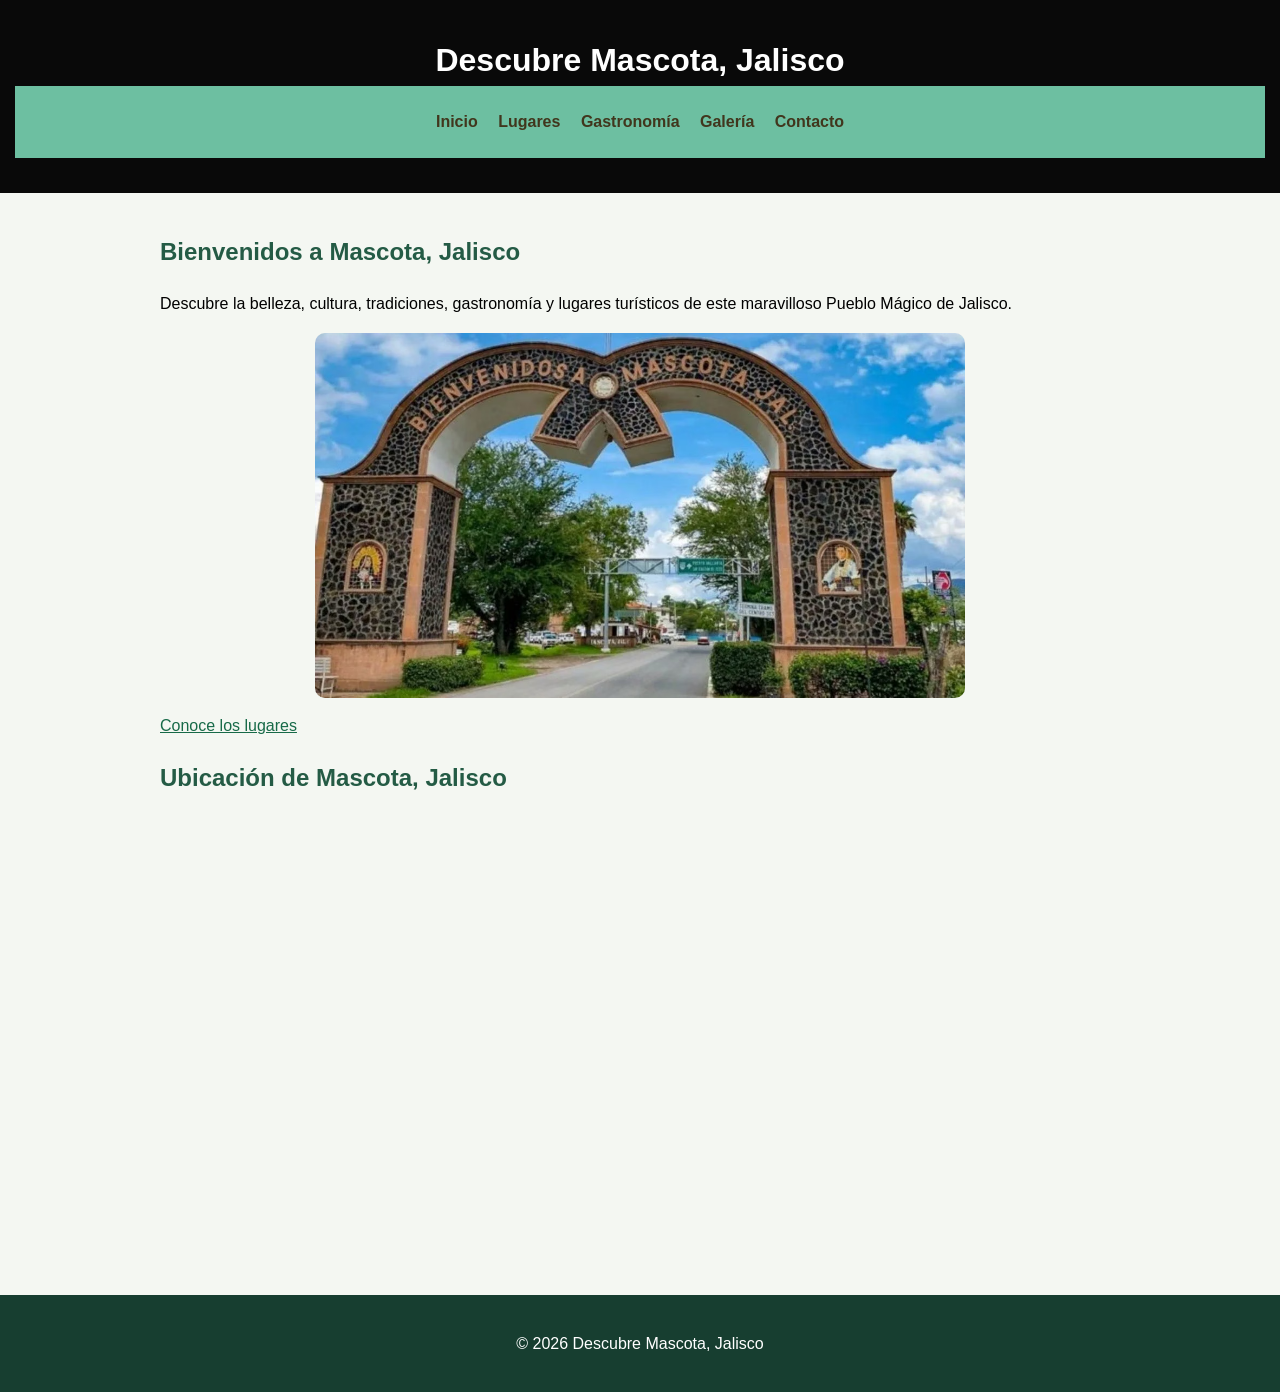
<file: index.html>
<!DOCTYPE html>
<html lang="es">
<head>
    <meta charset="UTF-8">
    <meta name="viewport" content="width=device-width, initial-scale=1.0">
    <title>Descubre Mascota, Jalisco</title>
    <link rel="stylesheet" href="estilos.css">
</head>
<body>

    <header>
        <h1>Descubre Mascota, Jalisco</h1>
        
        <nav>
            <a href="index.html">Inicio</a>
            <a href="lugares.html">Lugares</a>
            <a href="gastronomia.html">Gastronomía</a>
            <a href="galeria.html">Galería</a>
            <a href="contacto.html">Contacto</a>
        </nav>
    </header>

    <main>
        <h2>Bienvenidos a Mascota, Jalisco</h2>


        <p>
            Descubre la belleza, cultura, tradiciones, gastronomía
            y lugares turísticos de este maravilloso Pueblo Mágico de Jalisco.
        </p>
<img src="img/mascota2.avif" alt="Mascota Jalisco" width="300">   
        <a href="lugares.html" class="boton">Conoce los lugares</a>
        <h2>Ubicación de Mascota, Jalisco</h2>

<iframe 
    src="https://www.google.com/maps?q=Mascota,Jalisco,Mexico&output=embed"
    width="600"
    height="450"
    style="border:0;"
    allowfullscreen=""
    loading="lazy">
</iframe>
    </main>

    <footer>
        <p>© 2026 Descubre Mascota, Jalisco</p>
    </footer>

</body>
</html>
</file>
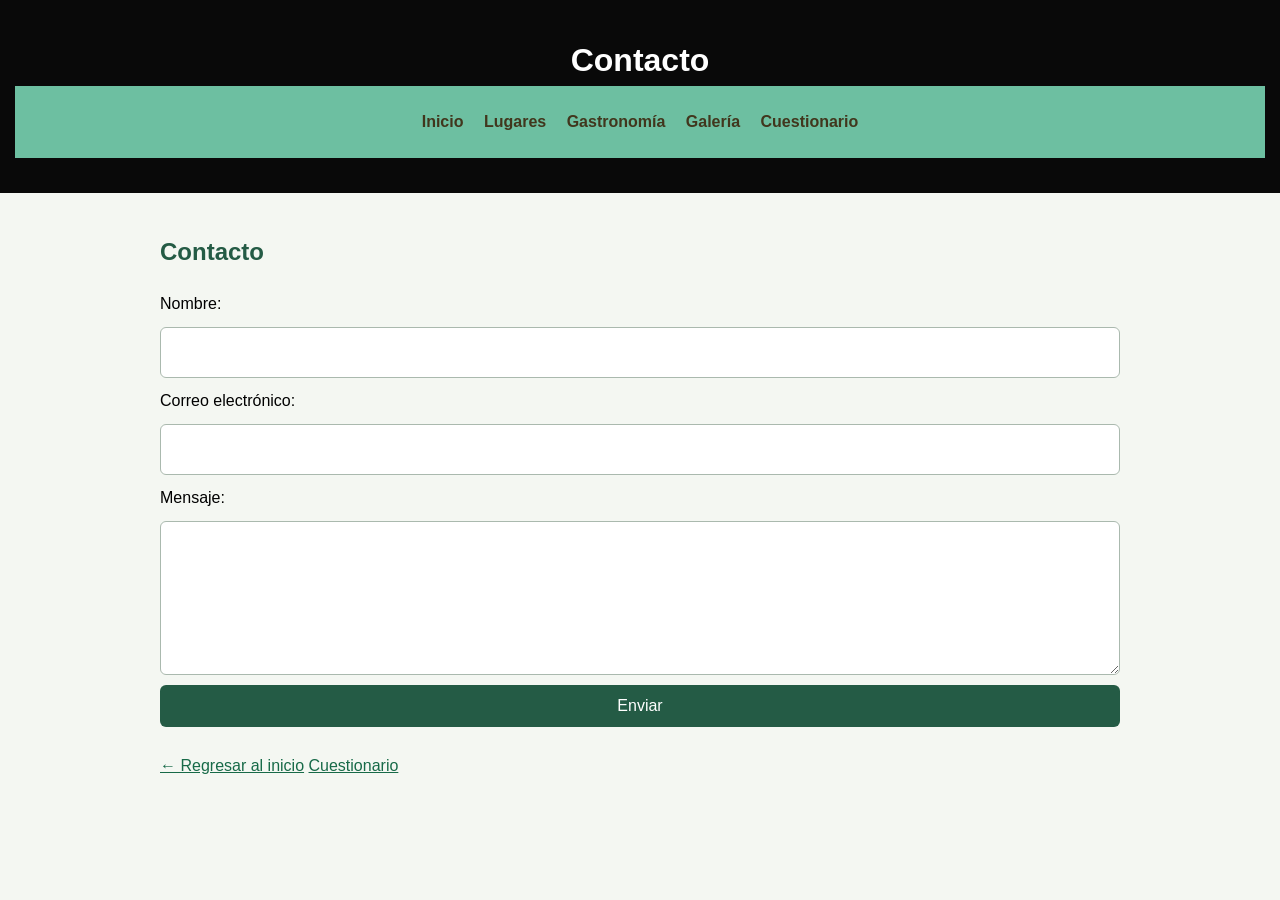
<file: contacto.html>
<!DOCTYPE html>
<html lang="es">
<head>
    <meta charset="UTF-8">
    <meta name="viewport" content="width=device-width, initial-scale=1.0">
    <title>Contacto - Mascota, Jalisco</title>
    <link rel="stylesheet" href="estilos.css">
</head>
<body>

    <header>
        <h1>Contacto</h1>

        <nav>
            <a href="index.html">Inicio</a>
            <a href="lugares.html">Lugares</a>
            <a href="gastronomia.html">Gastronomía</a>
            <a href="galeria.html">Galería</a>
            <a href="cuestionario.html">Cuestionario</a>
            
            
        </nav>
    </header>

    <main>
        <h2>Contacto</h2>

        <form>

            <label>Nombre:</label>
            <input type="text" name="nombre">

            <label>Correo electrónico:</label>
            <input type="email" name="correo">

            <label>Mensaje:</label>
            <textarea name="mensaje" rows="5"></textarea>

            <button type="submit">Enviar</button>

        </form>

        <br>

        <a href="index.html" class="boton">← Regresar al inicio</a>
        <a href="cuestionario.html" class="boton">Cuestionario</a>
    </main>

</body>
</html>
</file>
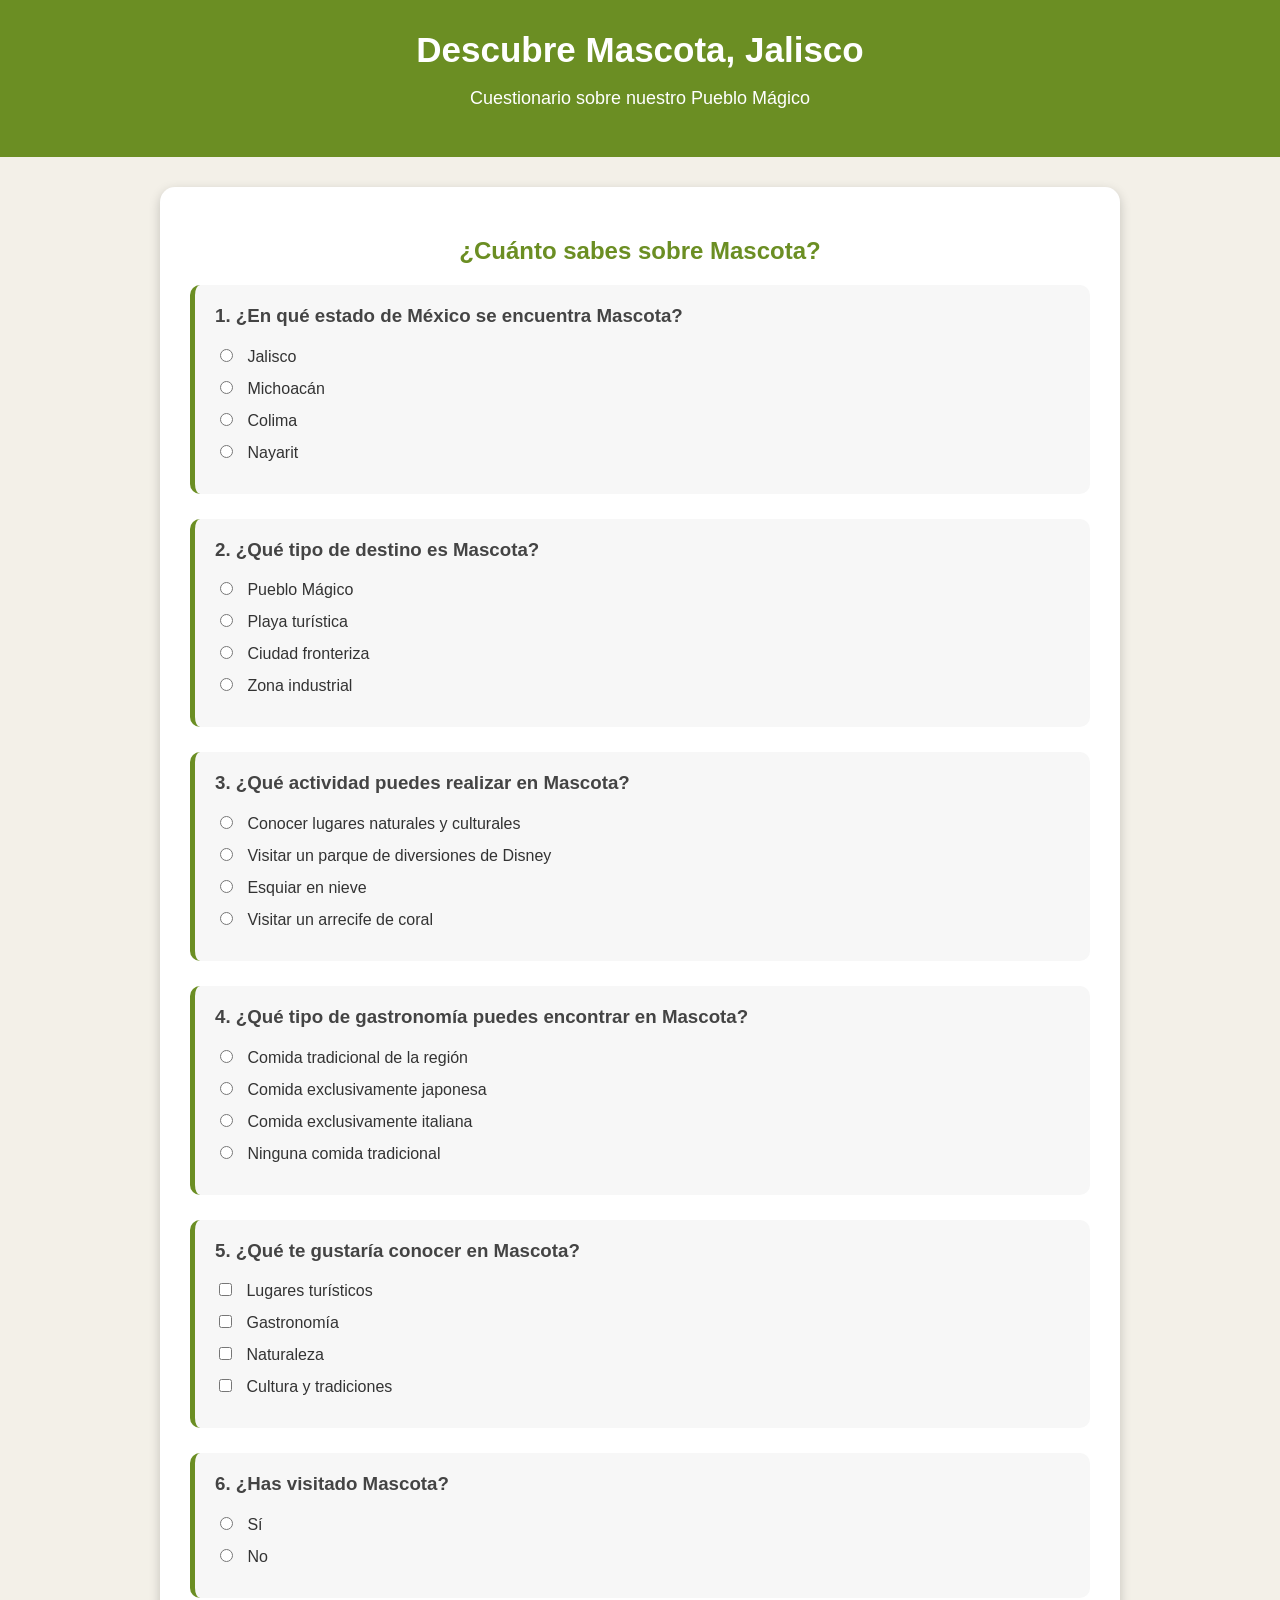
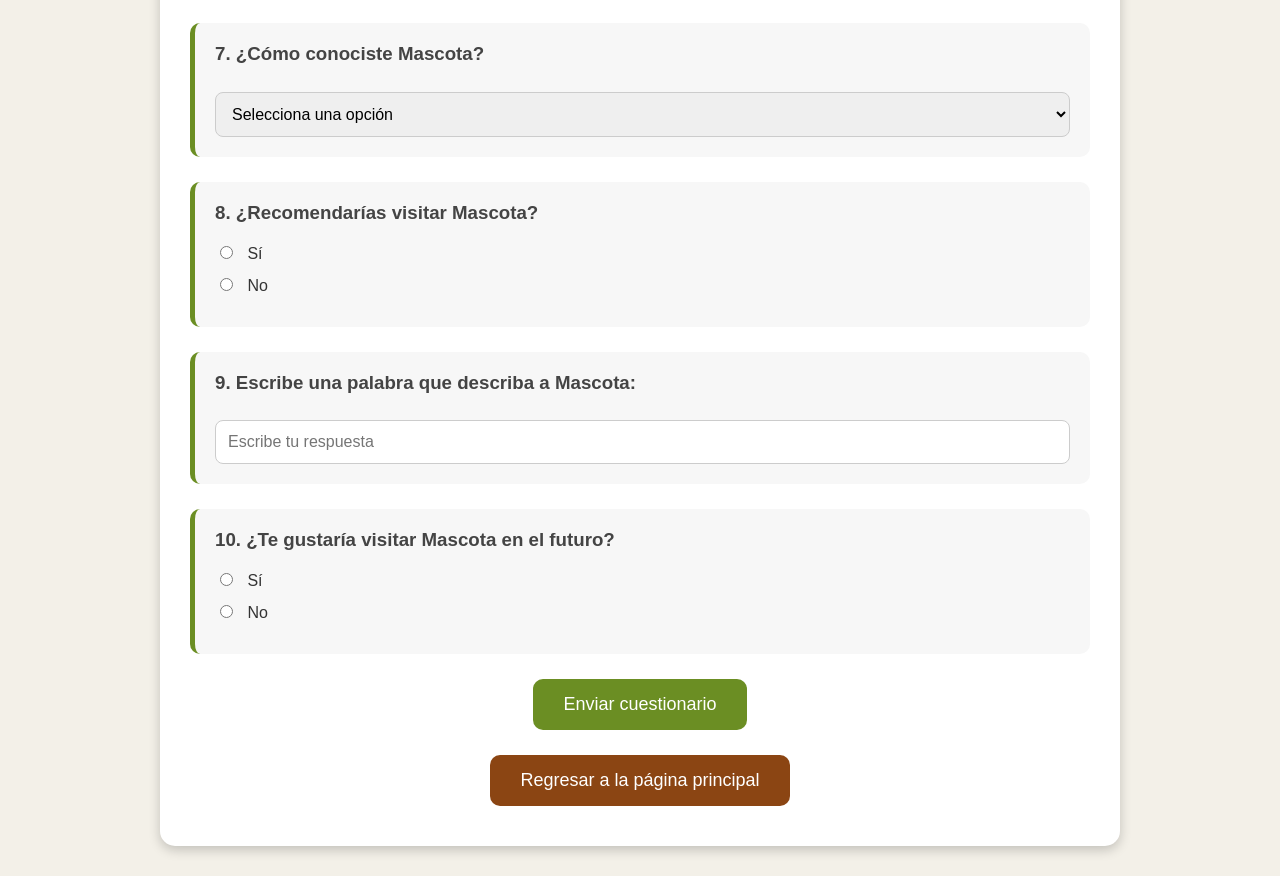
<file: cuestionario.html>
<!DOCTYPE html>
<html lang="es">
<head>
    <meta charset="UTF-8">
    <meta name="viewport" content="width=device-width, initial-scale=1.0">
    <title>Cuestionario | Descubre Mascota</title>

    <style>
        body {
            margin: 0;
            font-family: Arial, sans-serif;
            background-color: #f3f0e8;
            color: #333;
        }

        header {
            background-color: #6b8e23;
            color: white;
            text-align: center;
            padding: 30px;
        }

        header h1 {
            margin: 0;
            font-size: 35px;
        }

        header p {
            font-size: 18px;
        }

        .contenedor {
            width: 85%;
            max-width: 900px;
            margin: 30px auto;
            background-color: white;
            padding: 30px;
            border-radius: 15px;
            box-shadow: 0 4px 12px rgba(0,0,0,0.2);
        }

        h2 {
            color: #6b8e23;
            text-align: center;
        }

        .pregunta {
            margin-bottom: 25px;
            padding: 20px;
            background-color: #f7f7f7;
            border-radius: 10px;
            border-left: 5px solid #6b8e23;
        }

        .pregunta h3 {
            margin-top: 0;
            color: #444;
        }

        label {
            display: block;
            margin: 12px 0;
            cursor: pointer;
            font-size: 16px;
        }

        input[type="radio"],
        input[type="checkbox"] {
            margin-right: 10px;
        }

        input[type="text"],
        select {
            width: 100%;
            padding: 12px;
            margin-top: 8px;
            border: 1px solid #ccc;
            border-radius: 8px;
            box-sizing: border-box;
            font-size: 16px;
        }

        button {
            display: block;
            margin: 25px auto 10px;
            padding: 15px 30px;
            background-color: #6b8e23;
            color: white;
            border: none;
            border-radius: 10px;
            font-size: 18px;
            cursor: pointer;
        }

        button:hover {
            background-color: #556b2f;
        }

        .resultado {
            margin-top: 25px;
            padding: 20px;
            text-align: center;
            background-color: #e8f5e9;
            border-radius: 10px;
            font-size: 20px;
            font-weight: bold;
            display: none;
        }

        .regresar {
            background-color: #8b4513;
        }

        .regresar:hover {
            background-color: #6f360f;
        }
    </style>
</head>

<body>

<header>
    <h1>Descubre Mascota, Jalisco</h1>
    <p>Cuestionario sobre nuestro Pueblo Mágico</p>
</header>

<div class="contenedor">

    <h2>¿Cuánto sabes sobre Mascota?</h2>

    <form id="cuestionario">

        <div class="pregunta">
            <h3>1. ¿En qué estado de México se encuentra Mascota?</h3>

            <label>
                <input type="radio" name="p1" value="correcta">
                Jalisco
            </label>

            <label>
                <input type="radio" name="p1" value="incorrecta">
                Michoacán
            </label>

            <label>
                <input type="radio" name="p1" value="incorrecta">
                Colima
            </label>

            <label>
                <input type="radio" name="p1" value="incorrecta">
                Nayarit
            </label>
        </div>


        <div class="pregunta">
            <h3>2. ¿Qué tipo de destino es Mascota?</h3>

            <label>
                <input type="radio" name="p2" value="correcta">
                Pueblo Mágico
            </label>

            <label>
                <input type="radio" name="p2" value="incorrecta">
                Playa turística
            </label>

            <label>
                <input type="radio" name="p2" value="incorrecta">
                Ciudad fronteriza
            </label>

            <label>
                <input type="radio" name="p2" value="incorrecta">
                Zona industrial
            </label>
        </div>


        <div class="pregunta">
            <h3>3. ¿Qué actividad puedes realizar en Mascota?</h3>

            <label>
                <input type="radio" name="p3" value="correcta">
                Conocer lugares naturales y culturales
            </label>

            <label>
                <input type="radio" name="p3" value="incorrecta">
                Visitar un parque de diversiones de Disney
            </label>

            <label>
                <input type="radio" name="p3" value="incorrecta">
                Esquiar en nieve
            </label>

            <label>
                <input type="radio" name="p3" value="incorrecta">
                Visitar un arrecife de coral
            </label>
        </div>


        <div class="pregunta">
            <h3>4. ¿Qué tipo de gastronomía puedes encontrar en Mascota?</h3>

            <label>
                <input type="radio" name="p4" value="correcta">
                Comida tradicional de la región
            </label>

            <label>
                <input type="radio" name="p4" value="incorrecta">
                Comida exclusivamente japonesa
            </label>

            <label>
                <input type="radio" name="p4" value="incorrecta">
                Comida exclusivamente italiana
            </label>

            <label>
                <input type="radio" name="p4" value="incorrecta">
                Ninguna comida tradicional
            </label>
        </div>


        <div class="pregunta">
            <h3>5. ¿Qué te gustaría conocer en Mascota?</h3>

            <label>
                <input type="checkbox" name="p5">
                Lugares turísticos
            </label>

            <label>
                <input type="checkbox" name="p5">
                Gastronomía
            </label>

            <label>
                <input type="checkbox" name="p5">
                Naturaleza
            </label>

            <label>
                <input type="checkbox" name="p5">
                Cultura y tradiciones
            </label>
        </div>


        <div class="pregunta">
            <h3>6. ¿Has visitado Mascota?</h3>

            <label>
                <input type="radio" name="p6" value="si">
                Sí
            </label>

            <label>
                <input type="radio" name="p6" value="no">
                No
            </label>
        </div>


        <div class="pregunta">
            <h3>7. ¿Cómo conociste Mascota?</h3>

            <select name="p7">
                <option value="">Selecciona una opción</option>
                <option>Por familiares o amigos</option>
                <option>Redes sociales</option>
                <option>Internet</option>
                <option>Por la escuela</option>
                <option>Otro</option>
            </select>
        </div>


        <div class="pregunta">
            <h3>8. ¿Recomendarías visitar Mascota?</h3>

            <label>
                <input type="radio" name="p8" value="si">
                Sí
            </label>

            <label>
                <input type="radio" name="p8" value="no">
                No
            </label>
        </div>


        <div class="pregunta">
            <h3>9. Escribe una palabra que describa a Mascota:</h3>

            <input type="text" name="p9" placeholder="Escribe tu respuesta">
        </div>


        <div class="pregunta">
            <h3>10. ¿Te gustaría visitar Mascota en el futuro?</h3>

            <label>
                <input type="radio" name="p10" value="si">
                Sí
            </label>

            <label>
                <input type="radio" name="p10" value="no">
                No
            </label>
        </div>


        <button type="submit">Enviar cuestionario</button>

    </form>

    <div class="resultado" id="resultado"></div>

    <button class="regresar" onclick="location.href='index.html'">
        Regresar a la página principal
    </button>

</div>


<script>

    document.getElementById("cuestionario").addEventListener("submit", function(event) {

        event.preventDefault();

        let puntos = 0;

        let respuestas = ["p1", "p2", "p3", "p4"];

        respuestas.forEach(function(pregunta) {

            let respuesta = document.querySelector(
                'input[name="' + pregunta + '"]:checked'
            );

            if (respuesta && respuesta.value === "correcta") {
                puntos++;
            }

        });

        let resultado = document.getElementById("resultado");

        let mensaje = "";

        if (puntos === 4) {
            mensaje = "¡Excelente! Conoces muy bien Mascota, Jalisco.";
        }
        else if (puntos === 3) {
            mensaje = "¡Muy bien! Tienes buenos conocimientos sobre Mascota.";
        }
        else if (puntos === 2) {
            mensaje = "¡Bien! Todavía puedes aprender más sobre Mascota.";
        }
        else if (puntos === 1) {
            mensaje = "Puedes aprender mucho más sobre este hermoso Pueblo Mágico.";
        }
        else {
            mensaje = "Te invitamos a conocer más sobre Mascota, Jalisco.";
        }

        resultado.innerHTML =
            "Tu puntuación fue: " + puntos + " de 4<br><br>" + mensaje;

        resultado.style.display = "block";

    });

</script>

</body>
</html>
</file>
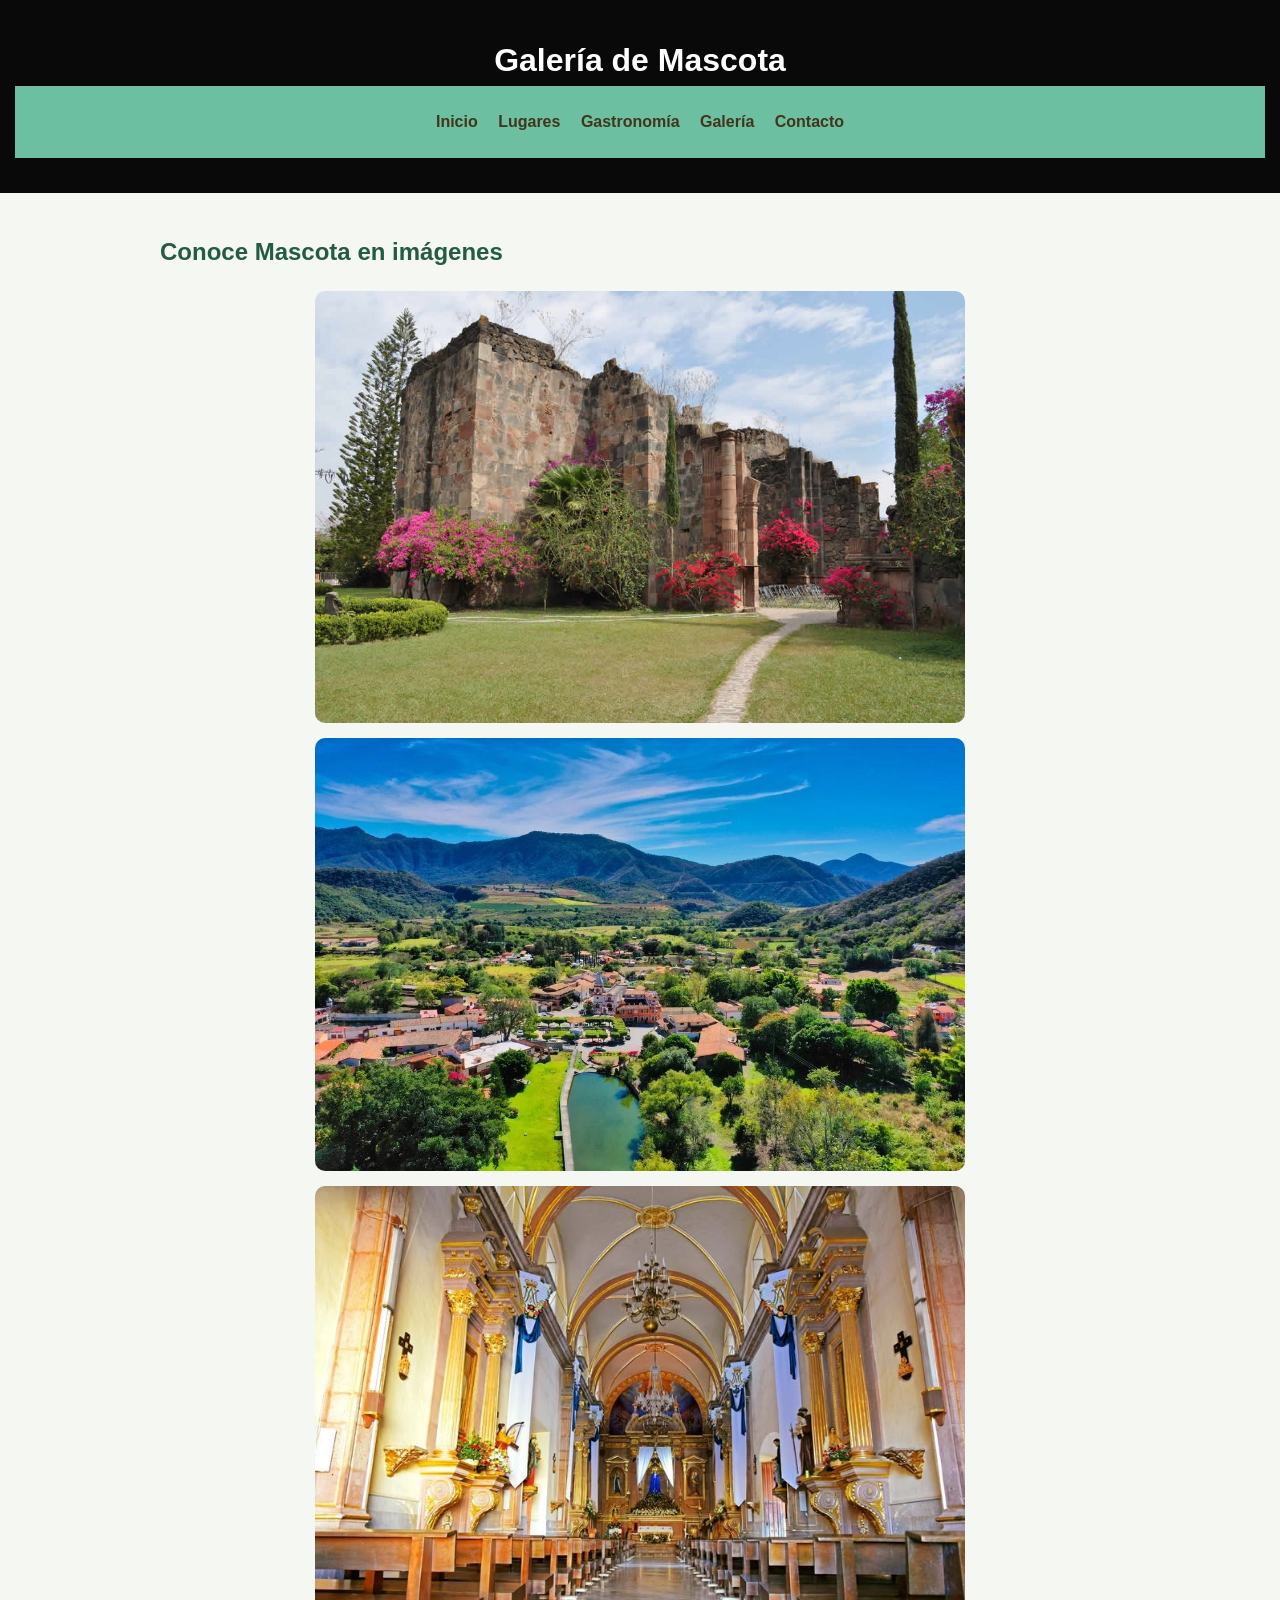
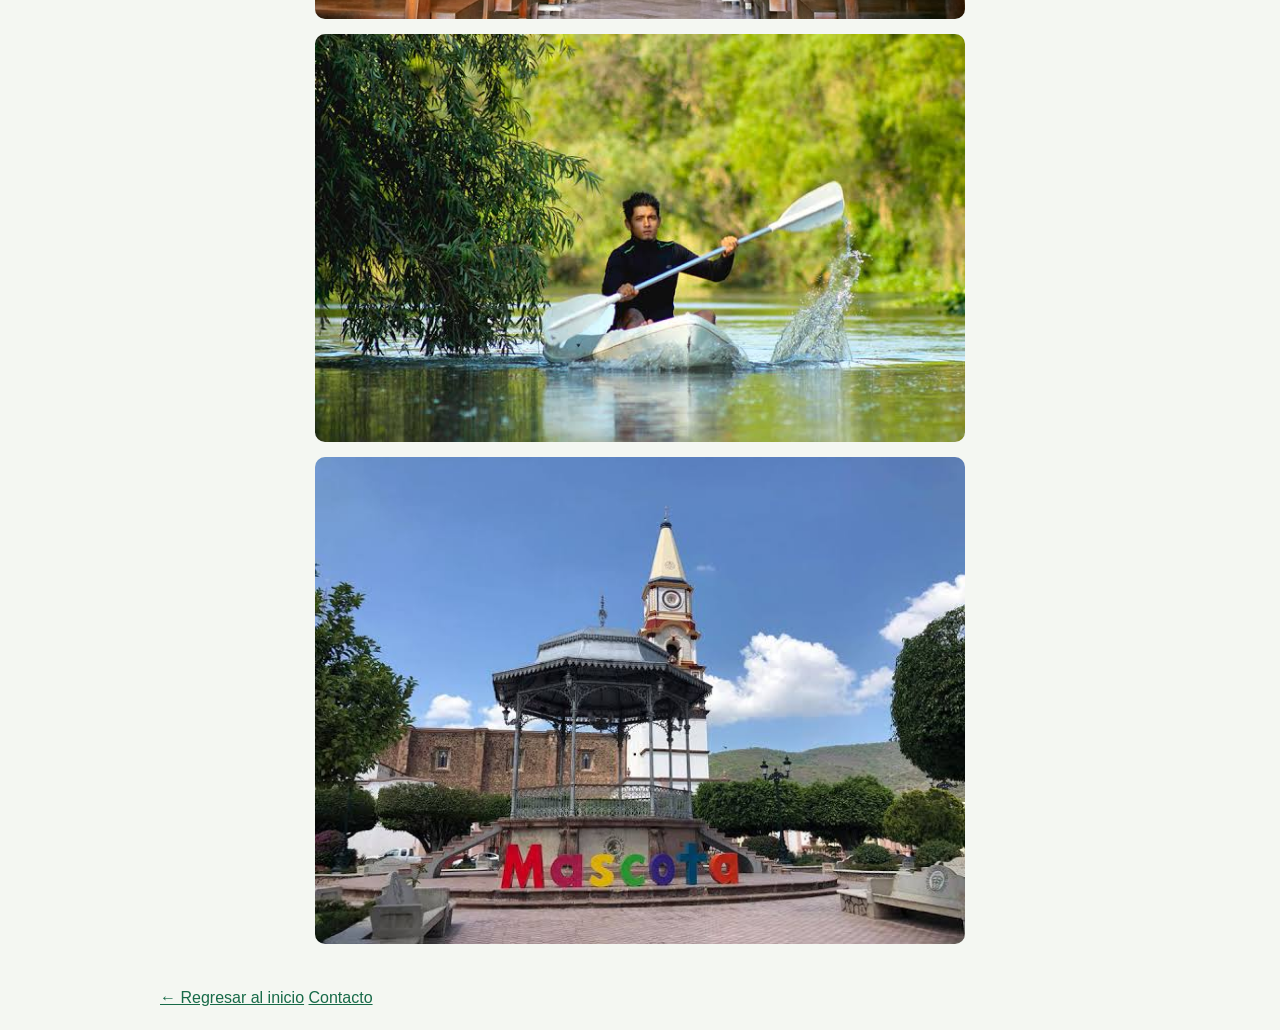
<file: galeria.html>
<!DOCTYPE html>
<html lang="es">
<head>
    <meta charset="UTF-8">
    <meta name="viewport" content="width=device-width, initial-scale=1.0">
    <title>Galería - Mascota, Jalisco</title>
    <link rel="stylesheet" href="estilos.css">
</head>
<body>

    <header>
        <h1>Galería de Mascota</h1>

        <nav>
            <a href="index.html">Inicio</a>
            <a href="lugares.html">Lugares</a>
            <a href="gastronomia.html">Gastronomía</a>
            <a href="galeria.html">Galería</a>
            <a href="contacto.html">Contacto</a>
        </nav>
    </header>

    <main>
        <h2>Conoce Mascota en imágenes</h2>

        <div class="galeria">

            <img src="img/mascota1.jpg" alt="Mascota Jalisco 300px" >

            <img src="img/mascota3.jpg" alt="Paisaje de Mascota 300px">

            <img src="img/mascota4.jpg" alt="Centro de Mascota 300px">

            <img src="img/mascota5.jpg" alt="Centro de Mascota 300px">

            <img src="img/mascota6.jpg" alt="Centro de Mascota 300px">

        </div>

        <br>

        <a href="index.html" class="boton">← Regresar al inicio</a>
        <a href="contacto.html" class="boton">Contacto</a>
    </main>

</body>
</html>
</file>
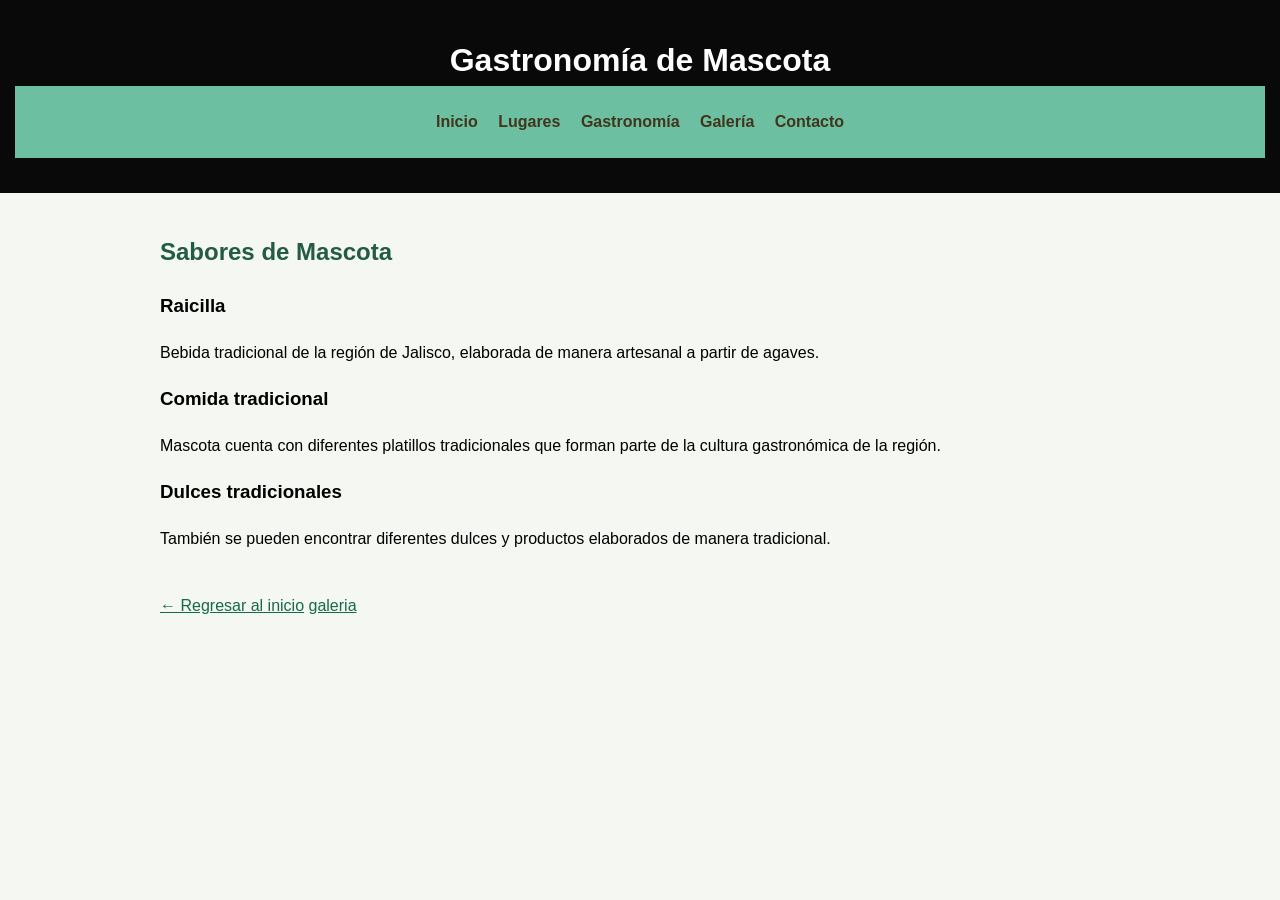
<file: gastronomia.html>
<!DOCTYPE html>
<html lang="es">
<head>
    <meta charset="UTF-8">
    <meta name="viewport" content="width=device-width, initial-scale=1.0">
    <title>Gastronomía - Mascota, Jalisco</title>
    <link rel="stylesheet" href="estilos.css">
</head>
<body>

    <header>
        <h1>Gastronomía de Mascota</h1>

        <nav>
            <a href="index.html">Inicio</a>
            <a href="lugares.html">Lugares</a>
            <a href="gastronomia.html">Gastronomía</a>
            <a href="galeria.html">Galería</a>
            <a href="contacto.html">Contacto</a>
        </nav>
    </header>

    <main>
        <h2>Sabores de Mascota</h2>

        <h3>Raicilla</h3>
        <p>
            Bebida tradicional de la región de Jalisco,
            elaborada de manera artesanal a partir de agaves.
        </p>

        <h3>Comida tradicional</h3>
        <p>
            Mascota cuenta con diferentes platillos tradicionales
            que forman parte de la cultura gastronómica de la región.
        </p>

        <h3>Dulces tradicionales</h3>
        <p>
            También se pueden encontrar diferentes dulces y productos
            elaborados de manera tradicional.
        </p>

        <br>

        <a href="index.html" class="boton">← Regresar al inicio</a>
        <a href="galeria.html" class="boton">galeria</a>
    </main>

</body>
</html>
</file>
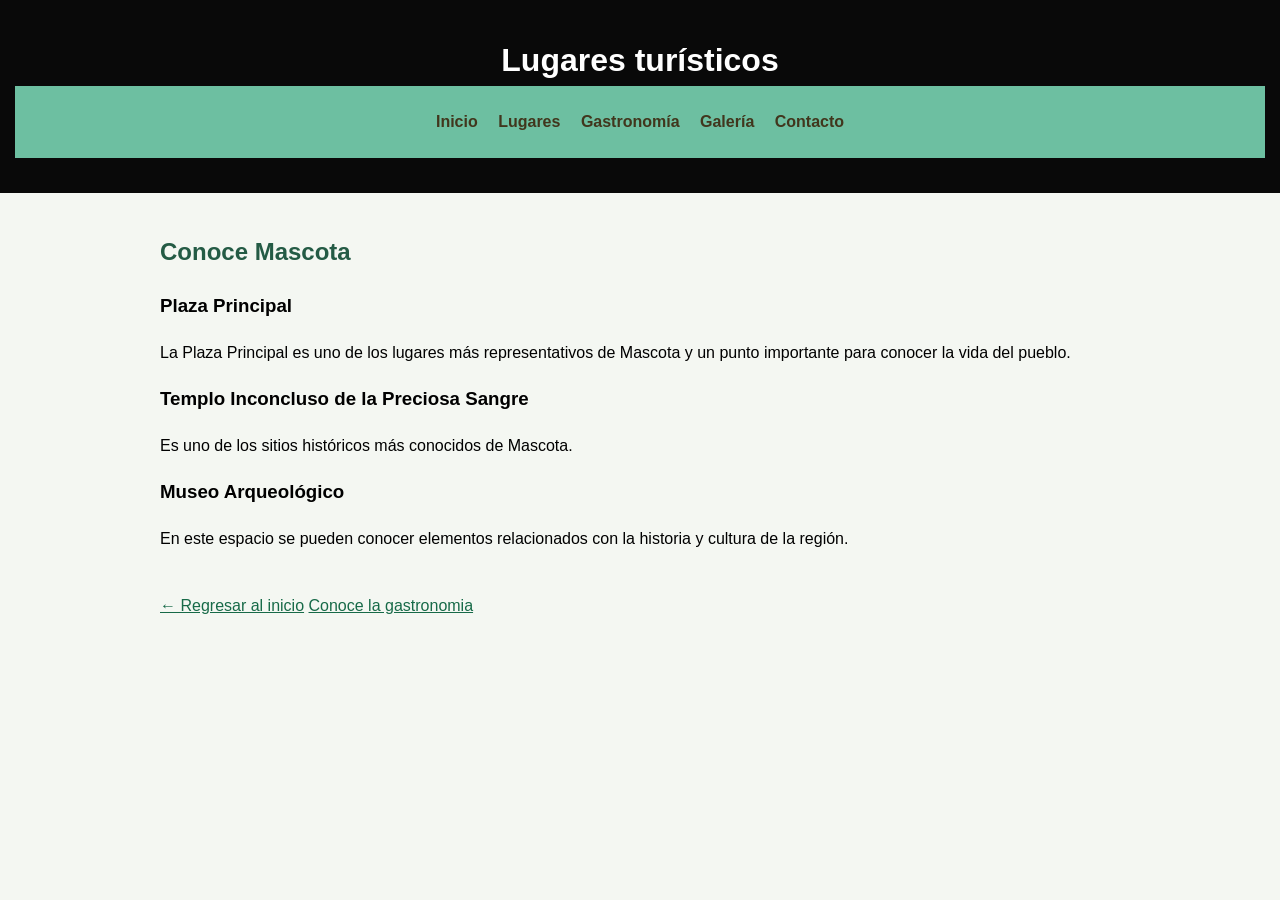
<file: lugares.html>
<!DOCTYPE html>
<html lang="es">
<head>
    <meta charset="UTF-8">
    <meta name="viewport" content="width=device-width, initial-scale=1.0">
    <title>Lugares - Mascota, Jalisco</title>
    <link rel="stylesheet" href="estilos.css">
</head>
<body>

    <header>
        <h1>Lugares turísticos</h1>

        <nav>
            <a href="index.html">Inicio</a>
            <a href="lugares.html">Lugares</a>
            <a href="gastronomia.html">Gastronomía</a>
            <a href="galeria.html">Galería</a>
            <a href="contacto.html">Contacto</a>
        </nav>
    </header>

    <main>
        <h2>Conoce Mascota</h2>

        <h3>Plaza Principal</h3>
        <p>
            La Plaza Principal es uno de los lugares más representativos
            de Mascota y un punto importante para conocer la vida del pueblo.
        </p>

        <h3>Templo Inconcluso de la Preciosa Sangre</h3>
        <p>
            Es uno de los sitios históricos más conocidos de Mascota.
        </p>

        <h3>Museo Arqueológico</h3>
        <p>
            En este espacio se pueden conocer elementos relacionados
            con la historia y cultura de la región.
        </p>

        <br>

        <a href="index.html" class="boton">← Regresar al inicio</a>
        <a href="gastronomia.html" class="boton">Conoce la gastronomia</a>
    </main>

</body>
</html>
</file>
<file: estilos.css>
* {
    box-sizing: border-box;
}

html {
    scroll-behavior: smooth;
}

body {
    margin: 0;
    font-family: Arial, sans-serif;
    background-color: #f4f7f2;
    color: #000000;
    line-height: 1.6;
}

header {
    background-color: #090909;
    color: white;
    text-align: center;
    padding: 35px 15px;
}

header h1 {
    margin: 0;
    font-size: 32px;
}

nav {
    background-color: #6dbfa1;
    padding: 15px;
    text-align: center;
}

nav a {
    color: rgb(65, 54, 29);
    text-decoration: none;
    margin: 8px;
    display: inline-block;
    font-weight: bold;
}

nav a:hover {
    color: #ab9558;
}

main {
    max-width: 1000px;
    margin: auto;
    padding: 20px;
}

section {
    background-color: white;
    padding: 22px;
    margin-bottom: 22px;
    border-radius: 12px;
    border: 1px solid #d7e2d9;
}

h2 {
    color: #245b45;
}

img {
    width: 100%;
    max-width: 650px;
    height: auto;
    display: block;
    margin: 15px auto;
    border-radius: 10px;
}

a {
    color: #176a48;
}

form {
    display: flex;
    flex-direction: column;
    gap: 10px;
}

input, textarea {
    padding: 12px;
    border: 1px solid #aab9ae;
    border-radius: 6px;
    font: inherit;
}

textarea {
    min-height: 100px;
}

button {
    padding: 12px;
    border: none;
    border-radius: 6px;
    background-color: #245b45;
    color: white;
    font-size: 16px;
    cursor: pointer;
}

button:hover {
    background-color: #173e30;
}

footer {
    background-color: #173e30;
    color: white;
    text-align: center;
    padding: 20px;
}

@media (max-width: 600px) {
    header h1 {
        font-size: 25px;
    }

    nav a {
        display: block;
        margin: 10px;
    }

    main {
        padding: 12px;
    }

    section {
        padding: 15px;
    }
}
</file>
